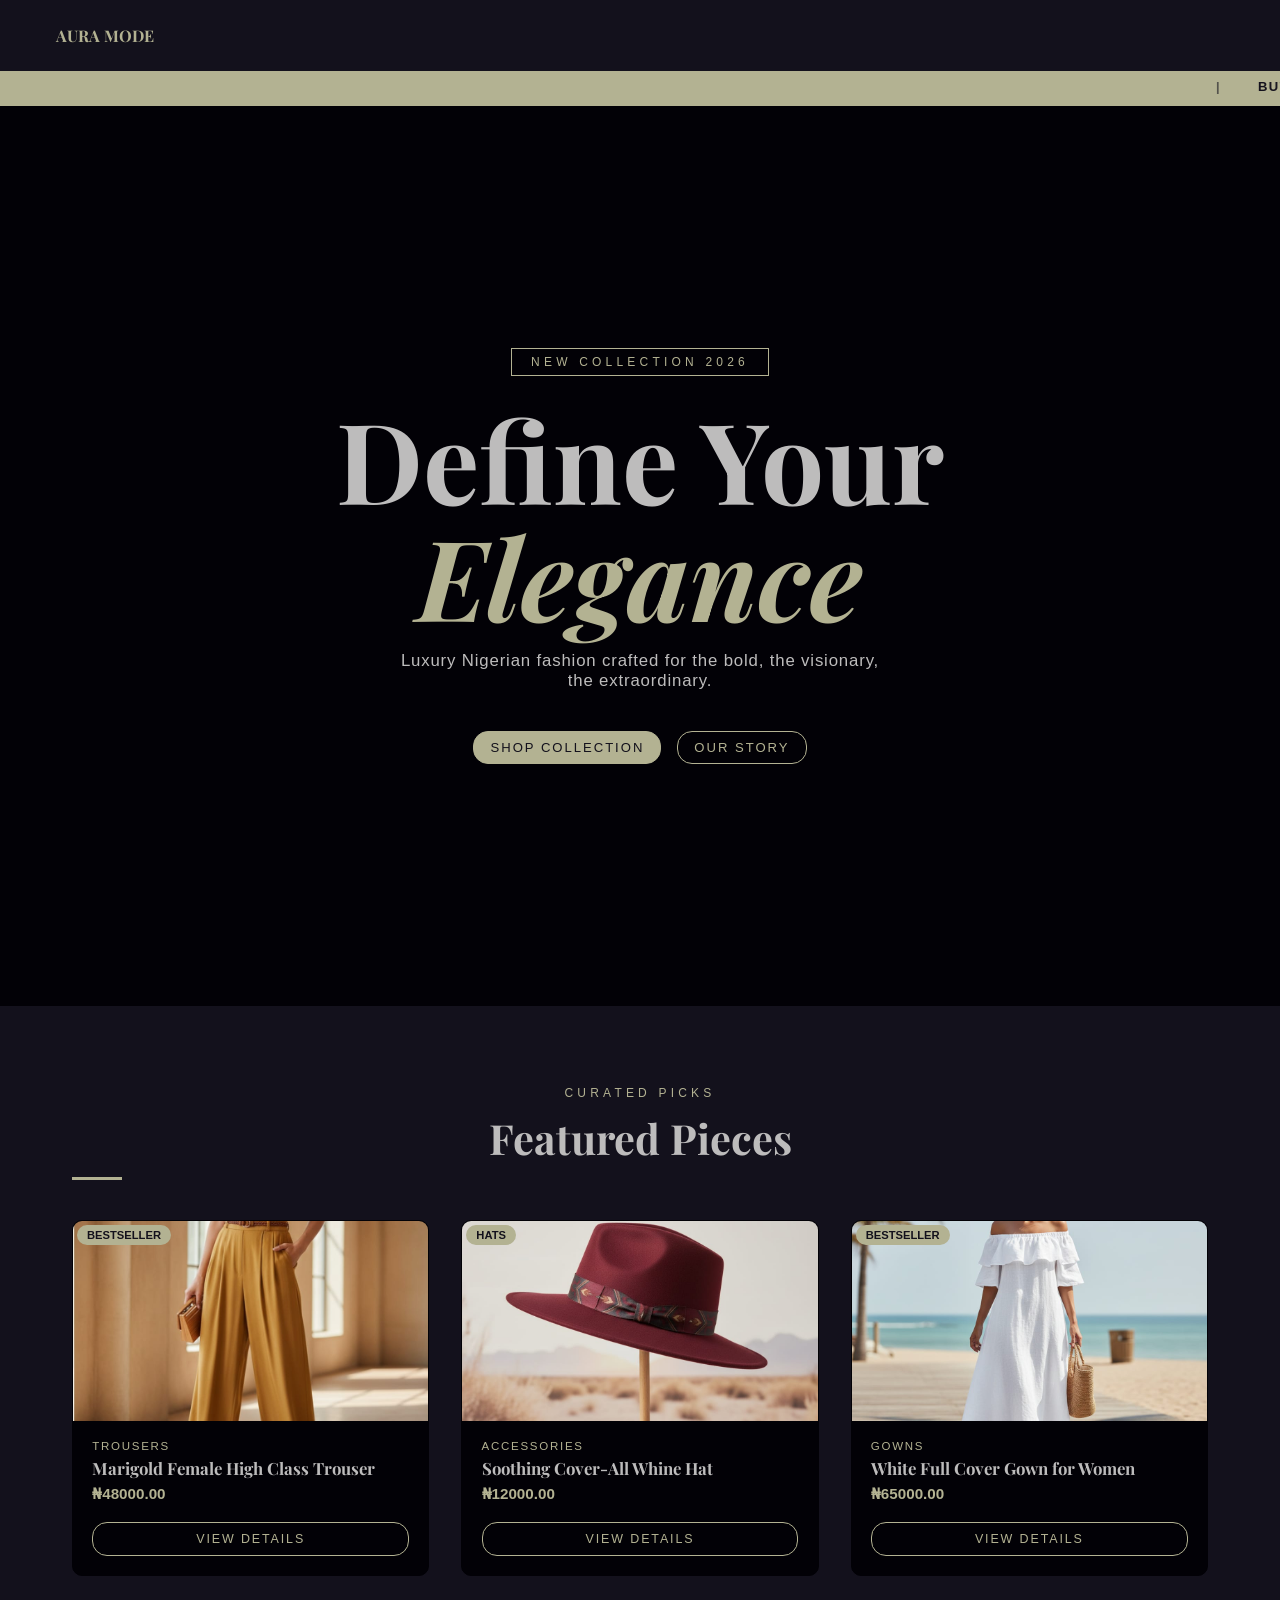
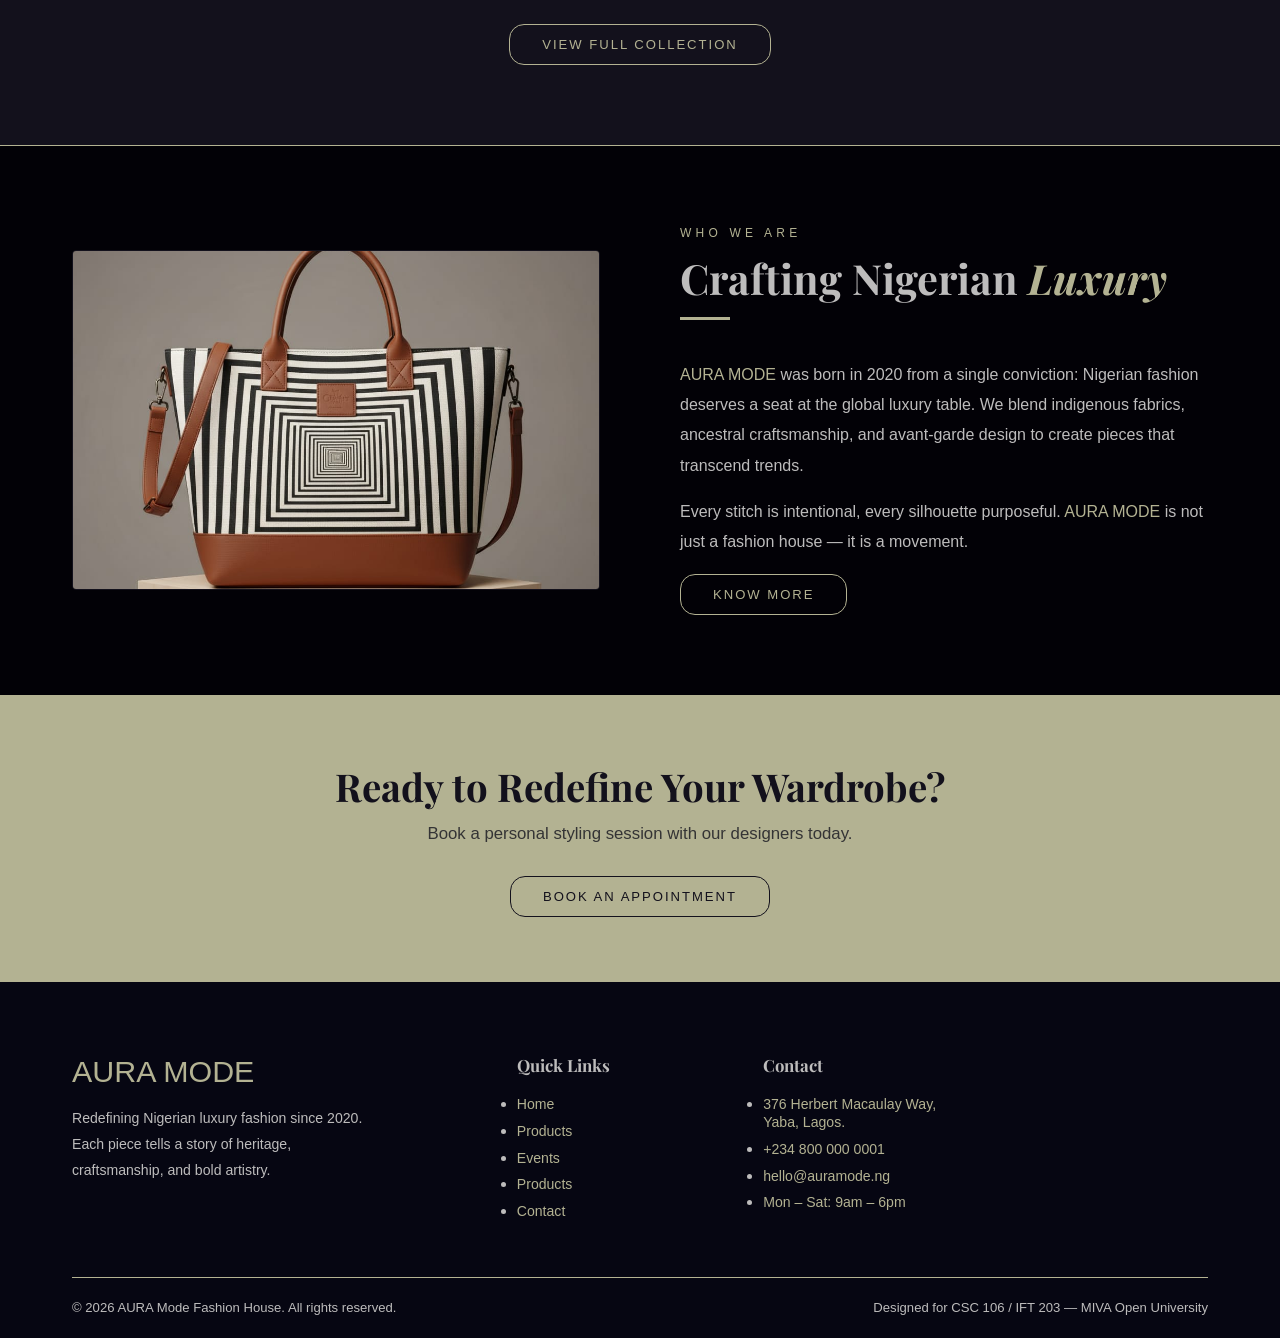
<file: index.html>
<!DOCTYPE html>
<html lang="en">
<head>
    <meta charset="UTF-8">
    <meta name="viewport" content="width=device-width, initial-scale=1.0">
    <title>Home</title>
    <link rel="stylesheet" href="css/style.css">
</head>
<body>
    <section id="mainNav">
        <nav id="navbar">
            <a href="index.html" class="logo">AURA MODE</a>
            <div class="nav-links">
                <a href="index.html">Home</a>
                <a href="products.html">Products</a>
                <a href="events.html">Events</a>
                <a href="about.html">About Us</a>
                <a href="contact.html">Contact</a>
            </div>

            <button class="nav-toggle" aria-label="Toggle menu">☰</button>
        </nav>
        <div class="marquee-bar">
            <marquee scrollamount="5" behavior="scroll" direction="left"></marquee>
        </div>
    </section>


    <section class="home-hero">
        <div class="hero-content">
            <span class="hero-eyebrow">New Collection 2026</span>
            <h1 class="hero-title">
                Define Your
                <em>Elegance</em>
            </h1>
            <p class="hero-tagline">Luxury Nigerian fashion crafted for the bold, the visionary, the extraordinary.</p>
            <div class="hero-cta">
                <a href="products.html" class="btn btn-fill">Shop Collection</a>
                <a href="about.html" class="btn">Our Story</a>
            </div>
        </div>
    </section>

    <section class="products">
        <div class="section">
            <div class="container">
                <span class="section-label text-center">Curated Picks</span>
                <h2 class="section-title text-center">Featured Pieces</h2>
                <div class="divider"></div>

                <div class="products-grid reveal featured-products"></div>
                <div style="text-align:center;margin-top:3rem">
                    <a href="products.html" class="btn">View Full Collection</a>
                </div>
            </div>
        </div>
    </section>

    <section class="about-us">
        <section class="section">
            <div class="container">
                <div style="display:grid;grid-template-columns:1fr 1fr;gap:5rem;align-items:center">
                    <div class="reveal">
                        <img src="assets/images/products/female-bag.jpg" alt="About Us" width="100%" />
                    </div>
                    <div class="reveal">
                        <span class="section-label">Who We Are</span>
                        <h2 class="section-title">Crafting Nigerian <em>Luxury</em></h2>
                        <div class="divider"></div>
                        <p><span>AURA MODE</span> was born in 2020 from a single conviction: Nigerian fashion deserves a seat at the global luxury table. We blend indigenous fabrics, ancestral craftsmanship, and avant-garde design to create pieces that transcend trends.</p>
                        <p>Every stitch is intentional, every silhouette purposeful. <span>AURA MODE</span> is not just a fashion house — it is a movement.</p>
                        <a href="about.html" class="btn">Know More</a>
                    </div>
                </div>
            </div>
        </section>
    </section>

    <section class="appointment" style="background:var(--secondary);padding:4rem 0;text-align:center">
        <div class="container">
            <h2>Ready to Redefine Your Wardrobe?</h2>
            <p>Book a personal styling session with our designers today.</p>
            <a href="contact.html" class="btn" style="border-color:var(--primary);color:var(--primary)">Book an Appointment</a>
        </div>
    </section>

    <footer>
        <div class="container">
            <div class="footer-grid">
                <div class="footer-brand">
                    <a href="index.html" class="nav-logo">AURA MODE</a>
                    <p>Redefining Nigerian luxury fashion since 2020. Each piece tells a story of heritage, craftsmanship, and bold artistry.</p>
                </div>
                <div class="footer-col">
                    <h4>Quick Links</h4>
                    <ul>
                        <li><a href="index.html">Home</a></li>
                        <li><a href="products.html">Products</a></li>
                        <li><a href="events.html">Events</a></li>
                        <li><a href="about.html">Products</a></li>
                        <li><a href="contact.html">Contact</a></li>
                    </ul>
                </div>

                <div class="footer-col">
                    <h4>Contact</h4>
                    <ul>
                        <li><a href="#">376 Herbert Macaulay Way, Yaba, Lagos.</a></li>
                        <li><a href="tel:+2348000000001">+234 800 000 0001</a></li>
                        <li><a href="mailto:hello@elara.ng">hello@auramode.ng</a></li>
                        <li><a href="#">Mon – Sat: 9am – 6pm</a></li>
                    </ul>
                </div>
            </div>
            <div class="footer-bottom">
                <p>© 2026 AURA Mode Fashion House. All rights reserved.</p>
                <p>Designed for CSC 106 / IFT 203 — MIVA Open University</p>
            </div>
        </div>
    </footer>

    <div id="productModal" class="modal-overlay" role="dialog" aria-modal="true">
        <div class="modal">
            <button class="modal-close" aria-label="Close">✕</button>
            <div id="modalImg" class="modal-img" style="background:linear-gradient(160deg,#2d0a4e,#7b1fa2)"></div>
            <div class="modal-body">
                <p id="modalCat" class="modal-cat"></p>
                <h2 id="modalName" class="modal-name"></h2>
                <p id="modalPrice" class="modal-price"></p>
                <p id="modalDesc" class="modal-desc"></p>
            </div>
        </div>
    </div>

    <script src="src/index.js"></script>
</body>
</html>
</file>
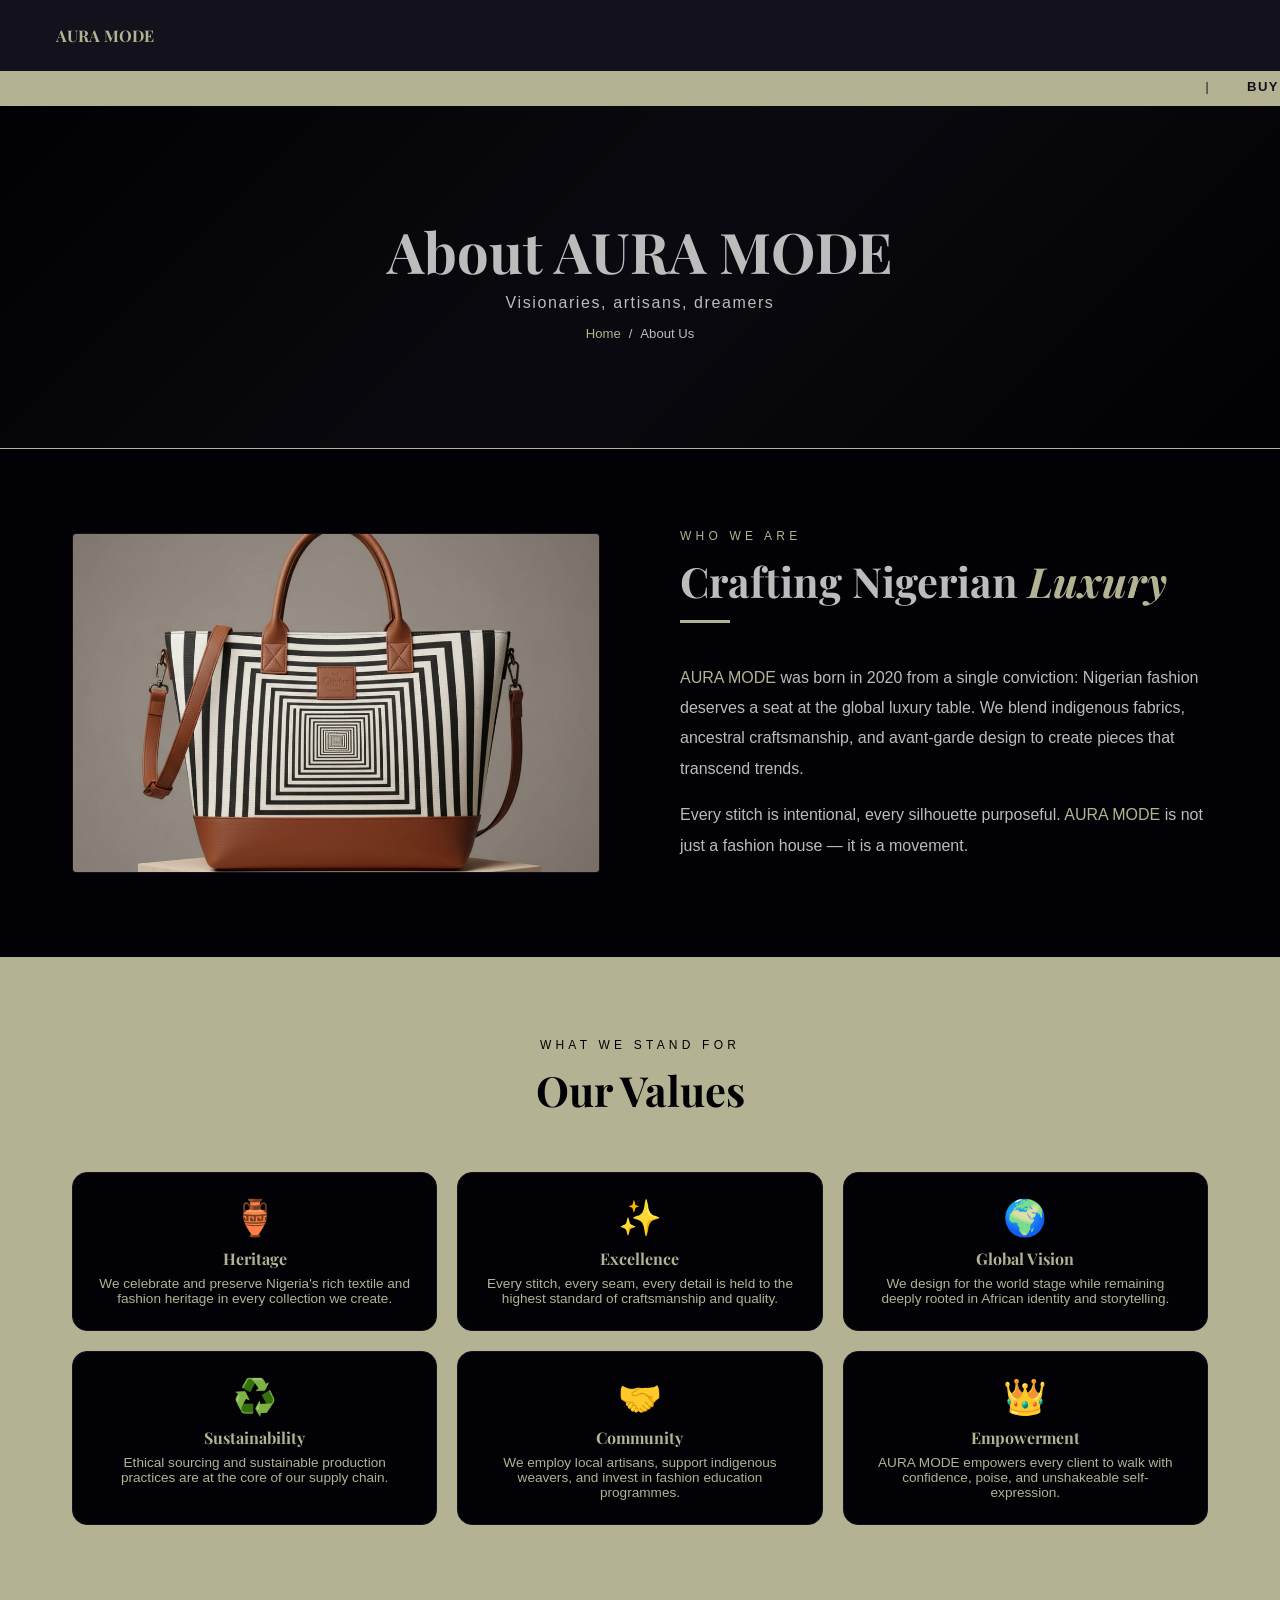
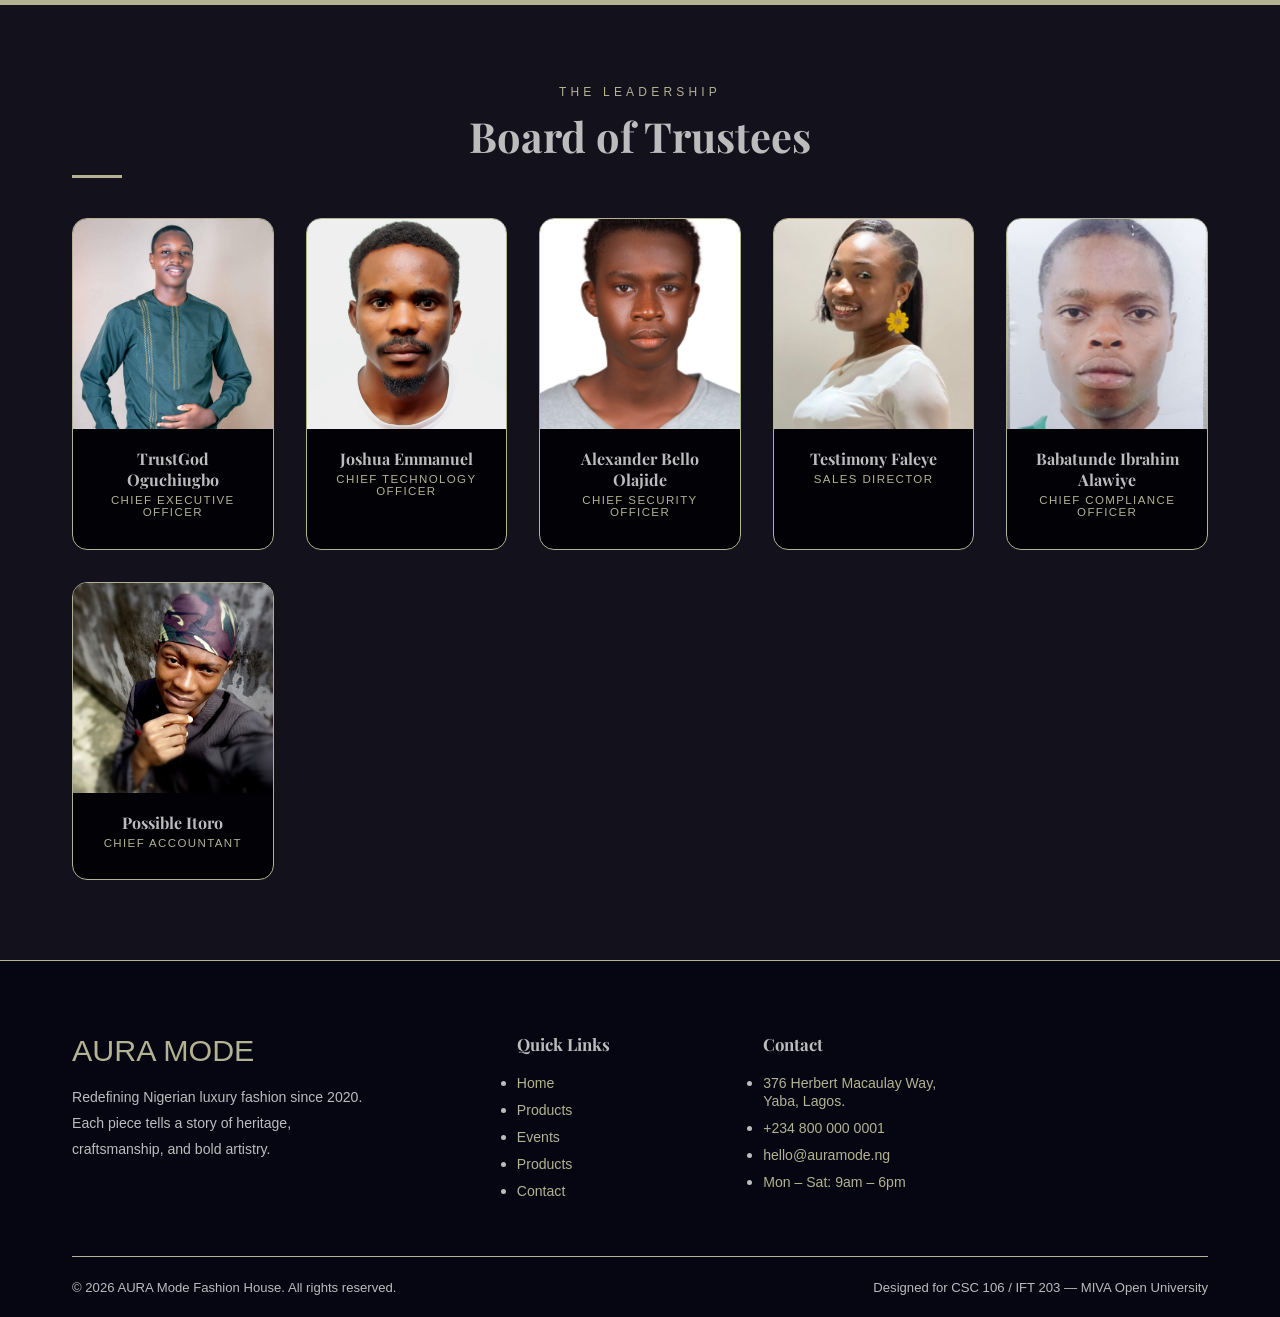
<file: about.html>
<!DOCTYPE html>
<html lang="en">
<head>
    <meta charset="UTF-8">
    <meta name="viewport" content="width=device-width, initial-scale=1.0">
    <title>About Us</title>
    <link rel="stylesheet" href="css/style.css">
</head>
<body>
    <section id="mainNav">
        <nav id="navbar">
            <a href="index.html" class="logo">AURA MODE</a>
            <div class="nav-links">
                <a href="index.html">Home</a>
                <a href="products.html">Products</a>
                <a href="events.html">Events</a>
                <a href="about.html">About Us</a>
                <a href="contact.html">Contact</a>
            </div>
            <button class="nav-toggle" aria-label="Toggle menu">☰</button>
        </nav>
        <div class="marquee-bar">
            <marquee scrollamount="5" behavior="scroll" direction="left"></marquee>
        </div>
    </section>

    <div class="page-hero">
        <div class="page-hero-bg"></div>
        <div class="page-hero-content">
            <h1>About AURA MODE</h1>
            <p>Visionaries, artisans, dreamers</p>
            <div class="breadcrumb">
                <a href="index.html">Home</a>
                <span>/</span>
                <span>About Us</span>
            </div>
        </div>
    </div>

    <section class="about-us">
        <section class="section">
            <div class="container">
                <div style="display:grid;grid-template-columns:1fr 1fr;gap:5rem;align-items:center">
                    <div class="reveal">
                        <img src="assets/images/products/female-bag.jpg" alt="About Us" width="100%" />
                    </div>
                    <div class="reveal">
                        <span class="section-label">Who We Are</span>
                        <h2 class="section-title">Crafting Nigerian <em>Luxury</em></h2>
                        <div class="divider"></div>
                        <p><span>AURA MODE</span> was born in 2020 from a single conviction: Nigerian fashion deserves a seat at the global luxury table. We blend indigenous fabrics, ancestral craftsmanship, and avant-garde design to create pieces that transcend trends.</p>
                        <p>Every stitch is intentional, every silhouette purposeful. <span>AURA MODE</span> is not just a fashion house — it is a movement.</p>
                    </div>
                </div>
            </div>
        </section>
    </section>

    <section class="section" id="values">
        <div class="container">
            <span class="section-label text-center">What We Stand For</span>
            <h2 class="section-title text-center">Our Values</h2>
            <div class="divider"></div>
            <div class="values-row">
                <div class="value-card reveal">
                    <div class="value-icon">🏺</div>
                    <h4>Heritage</h4>
                    <p>We celebrate and preserve Nigeria's rich textile and fashion heritage in every collection we create.</p>
                </div>
                <div class="value-card reveal">
                    <div class="value-icon">✨</div>
                    <h4>Excellence</h4>
                    <p>Every stitch, every seam, every detail is held to the highest standard of craftsmanship and quality.</p>
                </div>
                <div class="value-card reveal">
                    <div class="value-icon">🌍</div>
                    <h4>Global Vision</h4>
                    <p>We design for the world stage while remaining deeply rooted in African identity and storytelling.</p>
                </div>
                <div class="value-card reveal">
                    <div class="value-icon">♻️</div>
                    <h4>Sustainability</h4>
                    <p>Ethical sourcing and sustainable production practices are at the core of our supply chain.</p>
                </div>
                <div class="value-card reveal">
                    <div class="value-icon">🤝</div>
                    <h4>Community</h4>
                    <p>We employ local artisans, support indigenous weavers, and invest in fashion education programmes.</p>
                </div>
                <div class="value-card reveal">
                    <div class="value-icon">👑</div>
                    <h4>Empowerment</h4>
                    <p>AURA MODE empowers every client to walk with confidence, poise, and unshakeable self-expression.</p>
                </div>
            </div>
        </div>
    </section>

    <section class="section" id="trustees">
        <div class="container">
            <span class="section-label text-center">The Leadership</span>
            <h2 class="section-title text-center">Board of Trustees</h2>
            <div class="divider"></div>

            <div class="trustees-grid"></div>
        </div>
    </section>

    <footer>
        <div class="container">
            <div class="footer-grid">
                <div class="footer-brand">
                    <a href="index.html" class="nav-logo">AURA MODE</a>
                    <p>Redefining Nigerian luxury fashion since 2020. Each piece tells a story of heritage, craftsmanship, and bold artistry.</p>
                </div>
                <div class="footer-col">
                    <h4>Quick Links</h4>
                    <ul>
                        <li><a href="index.html">Home</a></li>
                        <li><a href="products.html">Products</a></li>
                        <li><a href="events.html">Events</a></li>
                        <li><a href="about.html">Products</a></li>
                        <li><a href="contact.html">Contact</a></li>
                    </ul>
                </div>

                <div class="footer-col">
                    <h4>Contact</h4>
                    <ul>
                        <li><a href="#">376 Herbert Macaulay Way, Yaba, Lagos.</a></li>
                        <li><a href="tel:+234800000001">+234 800 000 0001</a></li>
                        <li><a href="mailto:hello@elara.ng">hello@auramode.ng</a></li>
                        <li><a href="#">Mon – Sat: 9am – 6pm</a></li>
                    </ul>
                </div>
            </div>
            <div class="footer-bottom">
                <p>© 2026 AURA Mode Fashion House. All rights reserved.</p>
                <p>Designed for CSC 106 / IFT 203 — MIVA Open University</p>
            </div>
        </div>
    </footer>

    <script src="src/index.js"></script>
</body>
</html>
</file>
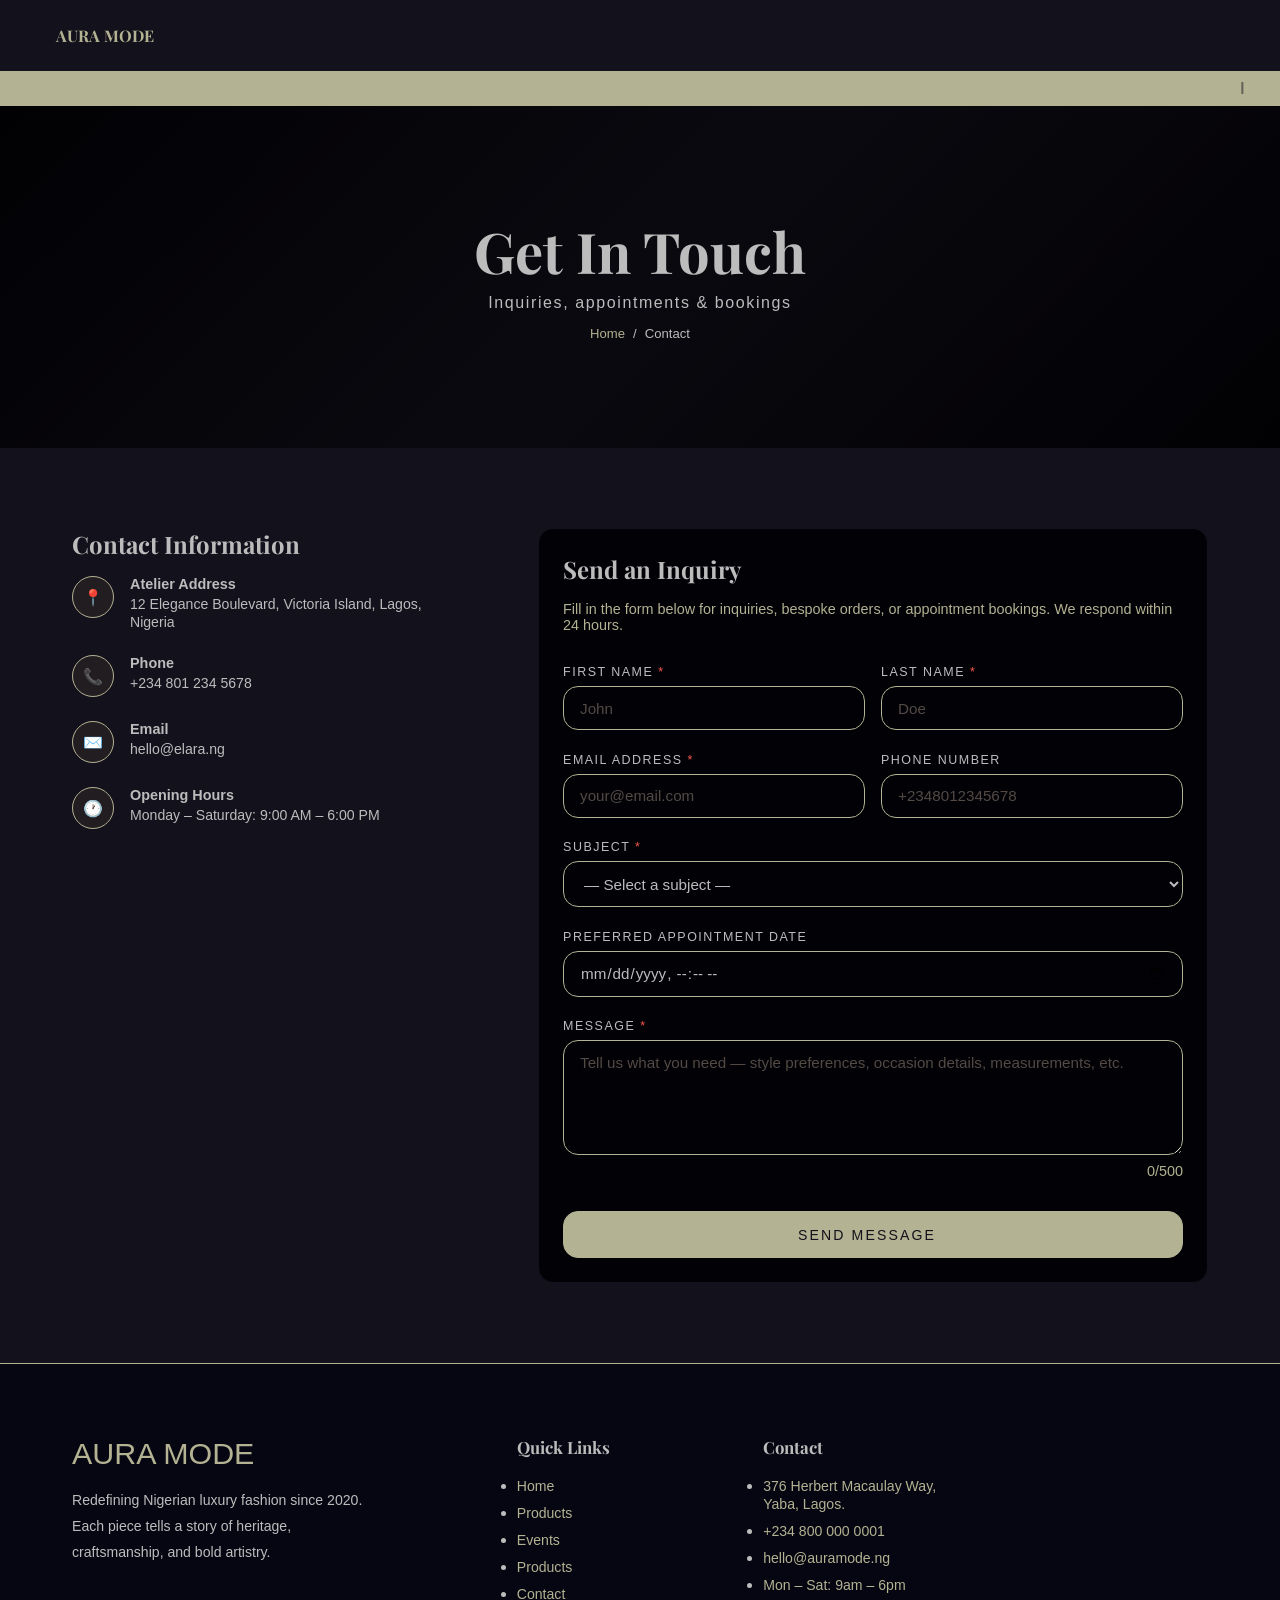
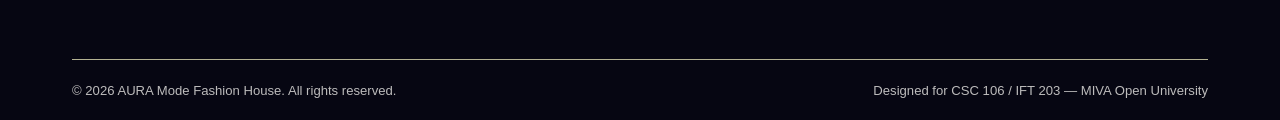
<file: contact.html>
<!DOCTYPE html>
<html lang="en">
<head>
    <meta charset="UTF-8">
    <meta name="viewport" content="width=device-width, initial-scale=1.0">
    <title>Contact</title>
    <link rel="stylesheet" href="css/style.css">
</head>
<body>
    <section id="mainNav">
        <nav id="navbar">
            <a href="index.html" class="logo">AURA MODE</a>
            <div class="nav-links">
                <a href="index.html">Home</a>
                <a href="products.html">Products</a>
                <a href="events.html">Events</a>
                <a href="about.html">About Us</a>
                <a href="contact.html">Contact</a>
            </div>
            <button class="nav-toggle" aria-label="Toggle menu">☰</button>
        </nav>
        <div class="marquee-bar">
            <marquee scrollamount="5" behavior="scroll" direction="left"></marquee>
        </div>
    </section>

    <div class="page-hero">
        <div class="page-hero-bg"></div>
        <div class="page-hero-content">
            <h1>Get In Touch</h1>
            <p>Inquiries, appointments &amp; bookings</p>
            <div class="breadcrumb">
                <a href="index.html">Home</a>
                <span>/</span>
                <span>Contact</span>
            </div>
        </div>
    </div>

    <section class="section">
        <div class="container">
            <div class="contact-grid">
                <div class="reveal">
                    <h3 class="contact-info-title">Contact Information</h3>
                    <div class="contact-detail">
                        <div class="contact-icon">📍</div>
                        <div>
                            <strong>Atelier Address</strong>
                            <span>12 Elegance Boulevard, Victoria Island, Lagos, Nigeria</span>
                        </div>
                    </div>

                    <div class="contact-detail">
                        <div class="contact-icon">📞</div>
                        <div>
                            <strong>Phone</strong>
                            <span>+234 801 234 5678</span>
                        </div>
                    </div>

                    <div class="contact-detail">
                        <div class="contact-icon">✉️</div>
                        <div>
                            <strong>Email</strong>
                            <span>hello@elara.ng</span>
                        </div>
                    </div>

                    <div class="contact-detail">
                        <div class="contact-icon">🕐</div>
                        <div>
                            <strong>Opening Hours</strong>
                            <span>Monday – Saturday: 9:00 AM – 6:00 PM</span>
                        </div>
                    </div>
                </div>

                <div class="reveal">
                    <h3>Send an Inquiry</h3>
                    <p>Fill in the form below for inquiries, bespoke orders, or appointment bookings. We respond within 24 hours.</p>

                    <p id="info" role="alert"></p>
                    <form id="contactForm" novalidate>

                        <div class="form-row">
                            <div class="form-group">
                                <label class="form-label" for="firstName">First Name <span class="requiredField">*</span></label>
                                <input type="text" id="firstName" class="form-control" placeholder="John" name="firstName" />
                                <p class="field-error" id="firstNameErr"></p>
                            </div>
                            <div class="form-group">
                                <label class="form-label" for="lastName">Last Name <span class="requiredField">*</span></label>
                                <input type="text" id="lastName" class="form-control" placeholder="Doe" name="lastName" />
                                <p class="field-error" id="lastNameErr"></p>
                            </div>
                        </div>

                        <div class="form-row">
                            <div class="form-group">
                                <label class="form-label" for="email">Email Address <span class="requiredField">*</span></label>
                                <input type="email" id="email" class="form-control" placeholder="your@email.com" name="email" />
                                <p class="field-error" id="emailErr"></p>
                            </div>
                            <div class="form-group">
                                <label class="form-label" for="phone">Phone Number</label>
                                <input type="tel" id="phone" class="form-control" placeholder="+2348012345678" name="phone" />
                                <p class="field-error" id="phoneErr"></p>
                            </div>
                        </div>

                        <div class="form-group">
                            <label class="form-label" for="subject">Subject <span class="requiredField">*</span></label>
                            <select id="subject" class="form-control" name="subject">
                                <option value="">— Select a subject —</option>
                                <option value="inquiry">General Inquiry</option>
                                <option value="bespoke">Bespoke / Custom Order</option>
                                <option value="appointment">Styling Appointment</option>
                                <option value="bridal">Bridal Consultation</option>
                                <option value="wholesale">Wholesale / Retail</option>
                                <option value="press">Press &amp; Media</option>
                                <option value="other">Other</option>
                            </select>
                            <p class="field-error" id="subjectErr"></p>
                        </div>

                        <div class="form-group">
                            <label class="form-label">Preferred Appointment Date</label>
                            <input type="datetime-local" id="dateTime" class="form-control" name="dateTime" />
                            <p class="field-error" id="dateTimeErr"></p>
                        </div>

                        <div class="form-group">
                            <label class="form-label" for="message">Message <span class="requiredField">*</span></label>
                            <textarea id="message" class="form-control" maxlength="500" placeholder="Tell us what you need — style preferences, occasion details, measurements, etc." name="message"></textarea>
                            <p class="char-count" id="charCount">0/500</p>
                            <p class="field-error" id="messageErr"></p>
                        </div>

                        <div class="form-submit">
                            <button type="submit" class="btn btn-fill">Send Message &nbsp;</button>
                        </div>

                        <div class="success-msg" id="successMsg">
                            ✓ &nbsp; Thank you! Your message has been sent. We'll get back to you within 24 hours.
                        </div>
                    </form>
                </div>

            </div>
        </div>
    </section>

    <footer>
        <div class="container">
            <div class="footer-grid">
                <div class="footer-brand">
                    <a href="index.html" class="nav-logo">AURA MODE</a>
                    <p>Redefining Nigerian luxury fashion since 2020. Each piece tells a story of heritage, craftsmanship, and bold artistry.</p>
                </div>
                <div class="footer-col">
                    <h4>Quick Links</h4>
                    <ul>
                        <li><a href="index.html">Home</a></li>
                        <li><a href="products.html">Products</a></li>
                        <li><a href="events.html">Events</a></li>
                        <li><a href="about.html">Products</a></li>
                        <li><a href="contact.html">Contact</a></li>
                    </ul>
                </div>

                <div class="footer-col">
                    <h4>Contact</h4>
                    <ul>
                        <li><a href="#">376 Herbert Macaulay Way, Yaba, Lagos.</a></li>
                        <li><a href="tel:+2348000000001">+234 800 000 0001</a></li>
                        <li><a href="mailto:hello@elara.ng">hello@auramode.ng</a></li>
                        <li><a href="#">Mon – Sat: 9am – 6pm</a></li>
                    </ul>
                </div>
            </div>
            <div class="footer-bottom">
                <p>© 2026 AURA Mode Fashion House. All rights reserved.</p>
                <p>Designed for CSC 106 / IFT 203 — MIVA Open University</p>
            </div>
        </div>
    </footer>

    <script src="src/index.js"></script>
</body>
</html>
</file>
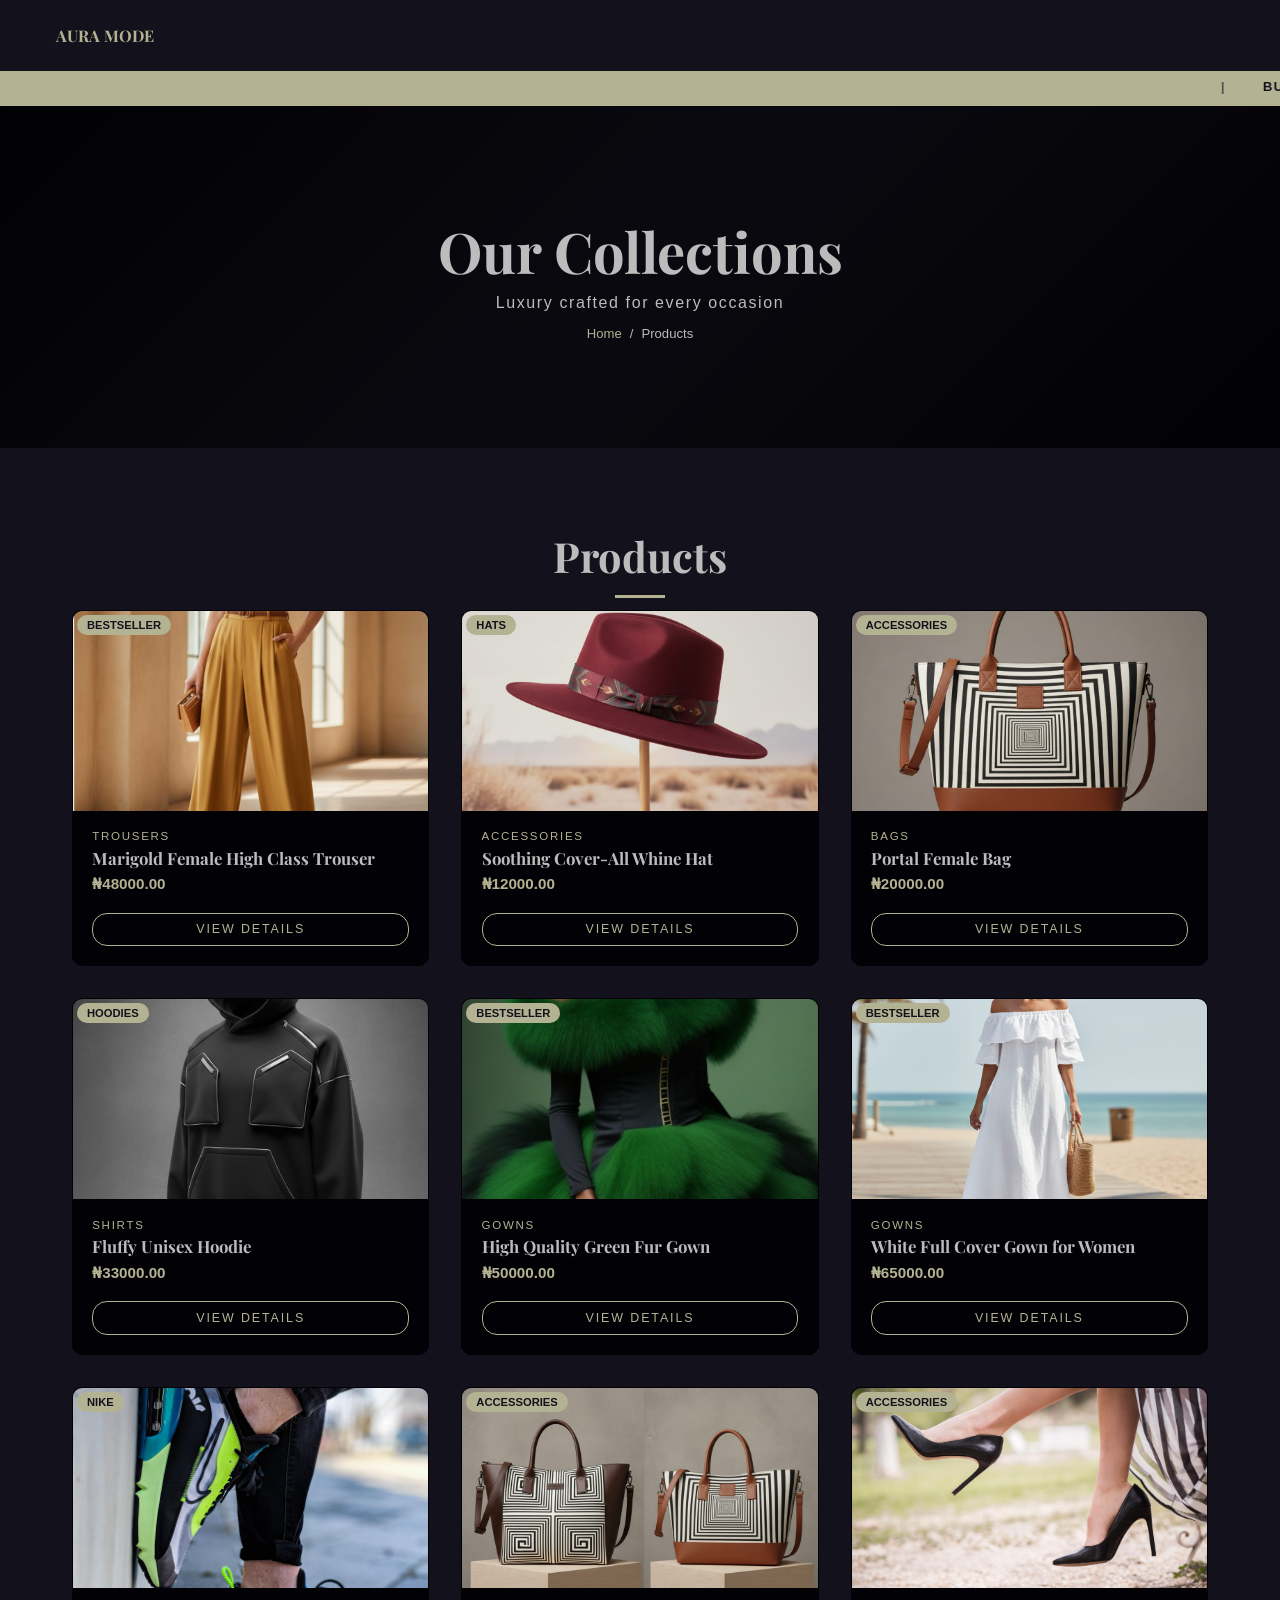
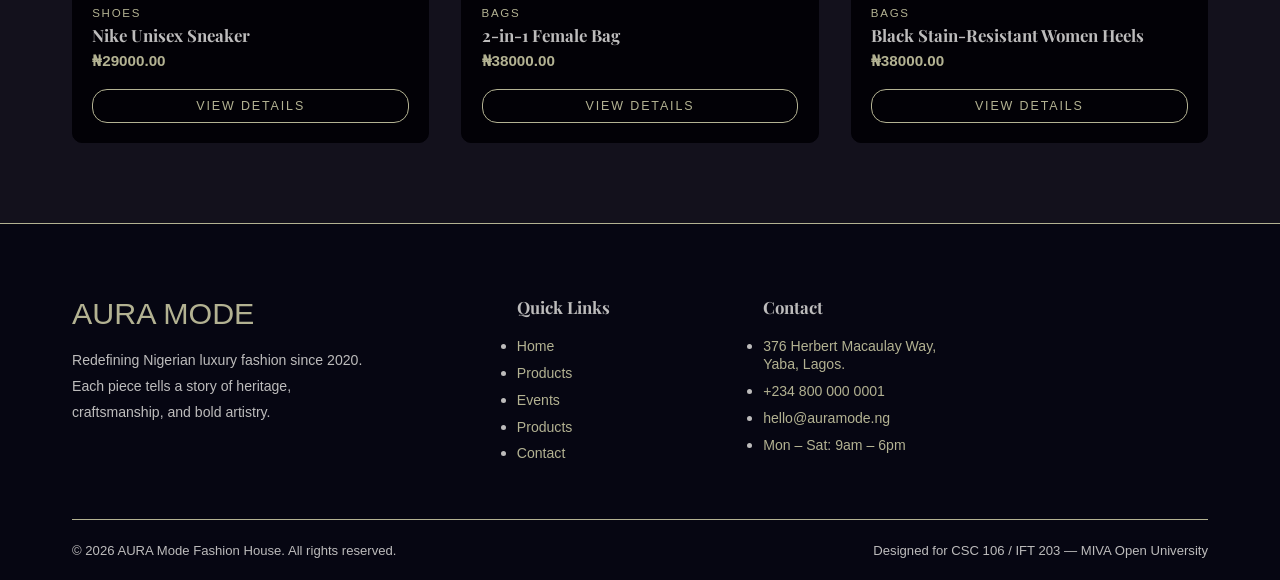
<file: products.html>
<!DOCTYPE html>
<html lang="en">
<head>
    <meta charset="UTF-8">
    <meta name="viewport" content="width=device-width, initial-scale=1.0">
    <title>Home</title>
    <link rel="stylesheet" href="css/style.css">
</head>
<body>
    <section id="mainNav">
        <nav id="navbar">
            <a href="index.html" class="logo">AURA MODE</a>
            <div class="nav-links">
                <a href="index.html">Home</a>
                <a href="products.html">Products</a>
                <a href="events.html">Events</a>
                <a href="about.html">About Us</a>
                <a href="contact.html">Contact</a>
            </div>
            <button class="nav-toggle" aria-label="Toggle menu">☰</button>
        </nav>
        <div class="marquee-bar">
            <marquee scrollamount="5" behavior="scroll" direction="left"></marquee>
        </div>
    </section>

    <div class="page-hero">
        <div class="page-hero-bg"></div>
        <div class="page-hero-content">
            <h1>Our Collections</h1>
            <p>Luxury crafted for every occasion</p>
            <div class="breadcrumb">
                <a href="index.html">Home</a>
                <span>/</span>
                <span>Products</span>
            </div>
        </div>
    </div>

    <section class="products">
        <div class="section">
            <div class="container">
                <h2 class="section-title text-center">Products</h2>
                <div class="divider-center"></div>

                <div class="products-grid reveal product-list"></div>
            </div>
        </div>
    </section>

    <footer>
        <div class="container">
            <div class="footer-grid">
                <div class="footer-brand">
                    <a href="index.html" class="nav-logo">AURA MODE</a>
                    <p>Redefining Nigerian luxury fashion since 2020. Each piece tells a story of heritage, craftsmanship, and bold artistry.</p>
                </div>
                <div class="footer-col">
                    <h4>Quick Links</h4>
                    <ul>
                        <li><a href="index.html">Home</a></li>
                        <li><a href="products.html">Products</a></li>
                        <li><a href="events.html">Events</a></li>
                        <li><a href="about.html">Products</a></li>
                        <li><a href="contact.html">Contact</a></li>
                    </ul>
                </div>

                <div class="footer-col">
                    <h4>Contact</h4>
                    <ul>
                        <li><a href="#">376 Herbert Macaulay Way, Yaba, Lagos.</a></li>
                        <li><a href="tel:+2348000000001">+234 800 000 0001</a></li>
                        <li><a href="mailto:hello@elara.ng">hello@auramode.ng</a></li>
                        <li><a href="#">Mon – Sat: 9am – 6pm</a></li>
                    </ul>
                </div>
            </div>
            <div class="footer-bottom">
                <p>© 2026 AURA Mode Fashion House. All rights reserved.</p>
                <p>Designed for CSC 106 / IFT 203 — MIVA Open University</p>
            </div>
        </div>
    </footer>

    <div id="productModal" class="modal-overlay" role="dialog" aria-modal="true">
        <div class="modal">
            <button class="modal-close" aria-label="Close">✕</button>
            <div id="modalImg" class="modal-img" style="background:linear-gradient(160deg,#2d0a4e,#7b1fa2)"></div>
            <div class="modal-body">
                <p id="modalCat" class="modal-cat"></p>
                <h2 id="modalName" class="modal-name"></h2>
                <p id="modalPrice" class="modal-price"></p>
                <p id="modalDesc" class="modal-desc"></p>
            </div>
        </div>
    </div>

    <script src="src/index.js"></script>
</body>
</html>
</file>
<file: css/style.css>
@import url("https://fonts.googleapis.com/css2?family=Montserrat:wght@300&family=Playfair+Display:ital,wght@0,400;1,700&display=swap");

:root {
    --primary: #13111c;
    --primary-dark: #020106;
    --secondary: #b3b292;
    --success: #48df99;
    --warning: #fbad42;
    --danger: #fa594e;
    --light: #bdbcbc;
    --serif: 'Playfair Display', Georgia, serif;
    --sans:  'Lato', Arial, sans-serif;
}

*, *::before, *::after {
    box-sizing: border-box;
    margin: 0;
    padding: 0;
}
.container  {
    max-width: 1200px;
    margin: 0 auto;
    padding: 0 2rem;
}

.section    {
    padding: 5rem 0;
}

.section-label {
    display: block;
    font-size: .75rem;
    letter-spacing: .35em;
    text-transform: uppercase;
    color: var(--secondary);
    margin-bottom: .6rem;
}

.section-title {
    font-family: var(--serif);
    font-size: clamp(1.8rem, 4vw, 2.6rem);
    color: var(--light);
    margin-bottom: .5rem;
}

.divider {
    width: 50px; height: 3px;
    background: var(--secondary);
    margin: .75rem 0 2.5rem;
}

.divider-center {
    width: 50px; height: 3px;
    background: var(--secondary);
    margin: .75rem auto;
}

.btn {
    display: inline-block;
    padding: .75rem 2rem;
    border: 1.5px solid var(--secondary);
    color: var(--secondary);
    font-size: .82rem;
    letter-spacing: .15em;
    text-transform: uppercase;
    cursor: pointer;
    background: transparent;
    border-radius: 15px;
    transition: all .3s ease-in-out;
}
.btn:hover, .btn:focus {
    background: var(--secondary);
    color: var(--primary);
}
.btn-fill {
    background: var(--secondary);
    color: var(--primary);
}
.btn-fill:hover {
    background: transparent;
    color: var(--secondary);
}
.btn-sm {
    padding: .55rem 1.3rem;
    font-size: .78rem;
}

.text-center {
    text-align: center;
}

body {
    font-family: var(--sans);
    min-height: 100vh;
    width: 100%;
    background-color: var(--primary);
    color: var(--light);
    font-size: 16px;
}

a {
    color: var(--secondary);
    text-decoration: none;
    transition: all ease-in-out 0.1s;
}

#mainNav {
    position: sticky;
    top: 0;
    width: 100%;
    left: 0;
    background-color: var(--primary);
    z-index: 10000;
}

#navbar {
    max-width: 1200px;
    margin: 0 auto;
    display: flex;
    align-items: center;
    justify-content: space-between;
    gap: 16px;
    padding: 25px 16px;
}

#navbar a.logo {
    text-decoration: none;
    color: var(--secondary);
    font-family: var(--serif);
    font-weight: bold;
}

#navbar a.logo:hover {
    opacity: 0.7;
    animation: all ease 2s;
}

.nav-links{
    display: flex;
    align-items: center;
    justify-content: flex-start;
    gap: 20px;
}

.nav-links a{
    text-decoration: none;
    color: var(--light);
}

.nav-links a:hover{
    opacity: 0.7;
    animation: all ease 2s;
}

.nav-toggle {
    display: none;
    color: var(--secondary);
    font-size: 1.5rem;
    width: 30px;
    height: 30px;
}

.nav-toggle:hover {
    cursor: pointer;
    opacity: .6;
    transition: all .3s ease-in-out;
}


.home-hero {
    min-height: 100vh;
    display: flex;
    align-items: center;
    justify-content: center;
    position: relative;
    text-align: center;
    overflow: hidden;
    padding: 20px;
    background-color: var(--primary-dark);
}

.home-hero .hero-title {
    font-family: var(--serif);
    font-size: clamp(3rem, 9vw, 7rem);
    font-weight: bold;
    color: var(--light);
    line-height: 1.05;
    margin-bottom: 1rem;
    animation: fadeInUp .9s ease .15s both;
}

.home-hero .hero-title em {
    display: block;
    color: var(--secondary);
    font-style: italic;
}

.home-hero .hero-tagline {
    font-size: 1.05rem; font-weight: 300;
    color: var(--light); letter-spacing: .05em;
    max-width: 480px; margin: 0 auto 2.5rem;
    animation: fadeInUp .9s ease .3s both;
}

.home-hero .hero-eyebrow {
    display: inline-block;
    border: 1px solid var(--secondary);
    color: var(--secondary);
    font-size: .75rem;
    letter-spacing: .35em;
    text-transform: uppercase;
    padding: .35rem 1.2rem;
    margin-bottom: 1.5rem;
    animation: fadeInDown .8s ease both;
}

.home-hero .hero-cta {
    display: flex; gap: 1rem; justify-content: center; flex-wrap: wrap;
    animation: fadeInUp .9s ease .45s both;
}

.home-hero .hero-cta  a{
    border: 1px solid var(--secondary);
    border-radius: 15px;
    padding: .5rem 1rem;
}

.home-hero .hero-cta  a:hover{
    opacity: 0.7;
}

.home-hero .hero-cta  a:first-child{
    background-color: var(--secondary);
    color: var(--primary);
}

section.products {
    background-color: var(--primary);
}

.products-grid {
    display: grid;
    grid-template-columns: repeat(auto-fill, minmax(270px,1fr));
    gap: 2rem;
}

.product-card {
    background: var(--primary-dark);
    border: 1px solid var(--primary-dark);
    border-radius: 10px;
    overflow: hidden;
    transition: all .3s ease-in-out;
    cursor: pointer;
    position: relative;
}

.product-tag {
    position: absolute;
    top: 4px;
    left: 4px;
    background-color: var(--secondary);
    color: var(--primary);
    padding: 4px 10px;
    z-index: 500;
    font-size: .7rem;
    font-weight: 800;
    text-transform: uppercase;
    border-radius: 10px;
}

.product-card:hover {
    transform: translateY(-7px);
    box-shadow: 0 20px 50px rgba(201,168,76,.12);
    border-color: rgba(201,168,76,.6);
}
.product-card.hidden {
    display: none;
}

.product-image-card {
    width: 100%; height: 270px;
    display: flex; align-items: center; justify-content: center;
    font-size: 4rem; position: relative;
    transition: transform .6s ease;
}

.product-card:hover .product-image-card {
    transform: scale(1.04);
}

.product-badge {
    position: absolute; top: .9rem; left: .9rem;
    background: var(--secondary); color: var(--primary);
    font-size: .65rem; font-weight: 700;
    letter-spacing: .1em; text-transform: uppercase;
    padding: .2rem .55rem; border-radius: 2px;
}

.product-body {
    padding: 1.2rem;
}

.product-cat {
    font-size: .72rem;
    letter-spacing: .15em;
    text-transform: uppercase;
    color: var(--secondary);
    margin-bottom: .3rem;
}

.product-name {
    font-family: var(--serif);
    font-size: 1.05rem;
    color: var(--light);
    margin-bottom: .4rem;
}

.product-price {
    font-weight: 700;
    color: var(--secondary);
    font-size: .95rem;
}

.product-foot {
    display: flex; gap: .5rem;
    padding: 0 1.2rem 1.2rem;
}

.product-foot .btn {
    flex: 1;
    text-align: center;
}

.about-us section.section {
    background-color: var(--primary-dark);
    border-top: 1px solid var(--secondary);
    border-bottom: 1px solid var(--secondary);
}
.about-us .reveal:first-child {
    height:340px;
    background: linear-gradient(145deg,#2d0a4e,#1a0530);
    border-radius: 4px;
    display:flex;
    align-items:center;
    justify-content:center;
    font-size:8rem;
    border:1px solid var(--primary);
    overflow: hidden;
}
.about-us .section-title em {
    color: var(--secondary);
}

.about-us p {
    color: var(--light);
    line-height: 1.9;
    margin-bottom: 1rem;
}

.about-us span {
    color: var(--secondary);
}

.appointment {
    background:var(--secondary);
    padding:4rem 0;
    text-align:center;
}

.appointment h2 {
    font-family: var(--serif);
    font-size: clamp(1.6rem,4vw,2.4rem);
    color: var(--primary);
    margin-bottom: .75rem;
}
.appointment p {
    color:rgba(10,10,22,.75);
    margin-bottom:2rem;
    font-size:1.05rem;
}

/*Footer styles*/
footer {
    background: #060612;
    border-top: 1px solid var(--secondary);
    padding: 4.5rem 0 0;
}

.footer-grid {
    display: grid;
    grid-template-columns: 2fr 1fr 1fr 1fr;
    gap: 3rem;
    margin-bottom: 3rem;
}

.footer-brand .nav-logo {
    font-size: 1.9rem;
    display: inline-block;
    margin-bottom: 1rem;
}

.footer-brand p {
    color: var(--light);
    font-size: .88rem;
    line-height: 1.85;
    max-width: 300px;
    margin-bottom: 1.5rem;
}


.footer-col h4 {
    font-family: var(--serif);
    color: var(--light);
    margin-bottom: 1.2rem;
    font-size: 1.05rem;
}

.footer-col li {
    margin-bottom: .55rem;
}

.footer-col a {
    color: var(--secondary);
    font-size: .88rem;
    transition: all .3s ease-in-out;
}

.footer-col a:hover {
    color: var(--secondary);
    padding-left: 4px;
}

.footer-bottom {
    border-top: 1px solid var(--secondary);
    padding: 1.4rem 0;
    display: flex;
    justify-content: space-between;
    align-items: center;
    flex-wrap: wrap;
    gap: 1rem;
}

.footer-bottom p {
    color: var(--light);
    font-size: .82rem;
}

.marquee-bar {
    background: var(--secondary);
    padding: .5rem 0;
    overflow: hidden;
    position: relative;
    z-index: 1001;
}
.marquee-bar marquee {
    color: var(--primary);
    font-weight: 700;
    font-size: .82rem;
    letter-spacing: .1em;
    text-transform: uppercase;
}
.marquee-bar marquee .sep {
    margin: 0 2rem;
    opacity: .6;
}

.page-hero {
    height: 38vh;
    min-height: 260px;
    display: flex;
    align-items: center;
    justify-content: center;
    position: relative;
    text-align: center;
}

.page-hero-bg {
    position: absolute;
    inset: 0;
    background: linear-gradient(135deg, #020106 0%, #13111c 50%, #020106 100%);
    z-index: 0;
}

.page-hero-bg::after {
    content: '';
    position: absolute;
    inset: 0;
    background: rgba(0,0,0,.45);
}

.page-hero-content {
    position: relative;
    z-index: 1;
}

.page-hero-content h1 {
    font-family: var(--serif);
    font-size: clamp(2rem, 5vw, 3.5rem);
    color: var(--light);
}

.page-hero-content p {
    color: var(--light);
    margin-top: .4rem;
    letter-spacing: .1em;
}

.breadcrumb {
    display: flex;
    gap: .5rem;
    justify-content: center;
    margin-top: .9rem;
    font-size: .82rem;
    color: var(--light);
}

.breadcrumb a {
    color: var(--secondary);
}

/*Board of Trustees*/
.trustees-grid {
    display: grid;
    grid-template-columns: repeat(auto-fill, minmax(200px, 1fr));
    gap: 2rem;
}

.trustee-card {
    background: var(--primary-dark); border: 1px solid var(--secondary);
    border-radius: 15px; overflow: hidden;
    text-align: center; transition: all ease-in-out 0.2s;
}

.trustee-card:hover {
    border-color: var(--secondary);
    transform: translateY(-7px);
    box-shadow: 0 16px 40px rgba(201,168,76,.14);
}

.trustee-photo {
    width: 100%;
    height: 210px;
    display: flex;
    align-items: center;
    justify-content: center;
    font-size: 5.5rem;
    transition: transform .55s ease;
    background:linear-gradient(160deg,#2d0a4e,#7b1fa2);
}

.trustee-card:hover .trustee-photo {
    transform: scale(1.06);
}

.trustee-info {
    padding: 1.2rem;
}

.trustee-name {
    font-family: var(--serif);
    font-size: 1rem; color: var(--light);
    margin-bottom: .25rem;
}

.trustee-role {
    font-size: .72rem;
    letter-spacing: .12em;
    text-transform: uppercase;
    color: var(--secondary);
    margin-bottom: .7rem;
}

.values-row {
    display: grid;
    grid-template-columns: repeat(3,1fr);
    gap: 1.25rem;
    margin-top: 2rem;
}

.value-card {
    background: var(--primary-dark); border: 1px solid var(--primary);
    padding: 1.5rem; border-radius: 15px; text-align: center;
    transition: all ease-in-out 0.2s;
}

.value-card:hover {
    border-color: var(--secondary);
    transform: translateY(-4px);
}

.value-icon {
    font-size: 2.2rem;
    margin-bottom: .6rem;
}

.value-card h4 {
    font-family: var(--serif);
    color: var(--secondary);
    margin-bottom: .4rem;
    font-size: 1rem;
}

.value-card p {
    font-size: .85rem;
    color: var(--secondary);
}

#values  {
    background-color: var(--secondary);
}

#values .container .section-label,
#values .container .section-title {
    color: var(--primary-dark);
}

/*contact page*/
.contact-grid {
    display: grid;
    grid-template-columns: 1fr 1.7fr;
    gap: 4.5rem;
}

.contact-grid .reveal:last-child {
    background-color: var(--primary-dark);
    border: 1px solid var(--primary);
    padding: 1.5rem;
    border-radius: 15px;
}

.contact-grid .reveal h3 {
    font-family: var(--serif);
    font-size: 1.5rem;
    color: var(--light);
    margin-bottom: 1rem;
}

.contact-grid .reveal p {
    color:var(--secondary);
    font-size:.9rem;
    margin-bottom: 2rem;
}

.contact-info-title {
    font-family:var(--serif);
    font-size:1.5rem;
    color: var(--light);
    margin-bottom:1.5rem;
}

.contact-detail {
    display: flex;
    align-items: flex-start;
    gap: 1rem;
    margin-bottom: 1.5rem;
}

.contact-icon {
    width: 42px;
    height: 42px;
    flex-shrink: 0;
    background: rgba(201,168,76,.08);
    border: 1px solid var(--secondary);
    border-radius: 50%;
    display: flex;
    align-items: center;
    justify-content: center;
    font-size: 1rem;
}

.contact-detail strong {
    display: block;
    color: var(--light);
    font-size: .9rem;
    margin-bottom: .2rem;
}

.contact-detail span {
    color: var(--light);
    font-size: .88rem;
}

/* Form */
.form-row {
    display: grid;
    grid-template-columns: 1fr 1fr;
    gap: 1rem;
}

.form-group {
    margin-bottom: 1.4rem;
}

.form-label {
    display: block;
    font-size: .78rem;
    letter-spacing: .12em;
    text-transform: uppercase;
    color: var(--light);
    margin-bottom: .45rem;
}

.form-control {
    width: 100%;
    background: inherit;
    border: 1px solid var(--secondary);
    color: var(--light);
    padding: .78rem 1rem;
    font-family: var(--sans);
    font-size: .95rem;
    border-radius: 15px;
    outline: none; transition: all ease-in-out 0.2s;
}

.form-control:focus {
    border-color: var(--secondary);
    background: rgba(201,168,76,.04);
}

.form-control::placeholder {
    color: rgba(232,213,183,.35);
}

.form-control.error {
    border-color: var(--danger);
}

textarea.form-control {
    min-height: 115px;
    resize: vertical;
}

select.form-control option {
    background: var(--primary);
}

.field-error {
    font-size: .78rem;
    color: var(--danger) !important;
    margin-top: .25rem;
    display: none;
}

.field-error.show {
    display: block;
}

.requiredField {
    color: var(--danger);
}

.char-count {
    text-align: right;
    font-size: .78rem;
    color: var(--secondary);
    margin-top: .25rem;
}

.time-slots {
    display: grid;
    grid-template-columns: repeat(4,1fr);
    gap: .45rem;
    margin-top: .5rem;
}

.time-slot {
    padding: .5rem;
    border: 1px solid var(--secondary);
    background: transparent;
    color: var(--light);
    font-size: .78rem;
    cursor: pointer;
    border-radius: 15px;
    text-align: center;
    transition: all ease-in-out 0.2s;
}
.time-slot:hover {
    border-color: var(--secondary);
    color: var(--secondary);
}

.time-slot.picked {
    background: var(--secondary);
    color: var(--primary);
    border-color: var(--secondary);
}

.time-slot.busy {
    opacity: .3;
    cursor: not-allowed;
    pointer-events: none;
}

.form-submit .btn {
    width: 100%;
    justify-content: center;
    padding: .9rem;
    font-size: .88rem;
}

.success-msg {
    display: none;
    background: rgba(46,125,50,.18);
    border: 1px solid var(--secondary);
    border-radius: 15px;
    padding: 1.1rem 1.5rem;
    color: #a5d6a7;
    text-align: center;
    margin-top: 1.2rem;
}

.success-msg.show {
    display: block;
}

/*modal*/
.modal-overlay {
    position: fixed;
    inset: 0;
    background: rgba(0,0,0,.82);
    z-index: 10000;
    display: flex;
    align-items: center;
    justify-content: center;
    padding: 1rem;
    opacity: 0;
    visibility: hidden;
    transition: all ease-in-out 0.2s;
}

.modal-overlay.open {
    opacity: 1;
    visibility: visible;
}

.modal {
    background: var(--primary);
    border: 1px solid var(--secondary);
    border-radius: 8px;
    max-width: 680px;
    width: 100%;
    max-height: 88vh;
    overflow-y: auto;
    position: relative;
    transform: scale(.92);
    transition: all ease-in-out 0.2s;
}
.modal-overlay.open .modal {
    transform: scale(1);
}

.modal-img {
    width: 100%;
    height: 280px;
    display: flex;
    align-items: center;
    justify-content: center;
    font-size: 6rem;
}

.modal-body {
    padding: 2rem;
}

.modal-cat {
    font-size: .75rem;
    letter-spacing: .18em;
    text-transform: uppercase;
    color: var(--secondary);
    margin-bottom: .4rem;
}

.modal-name {
    font-family: var(--serif);
    font-size: 1.8rem;
    color: var(--light);
    margin-bottom: .5rem;
}

.modal-price {
    font-size: 1.4rem;
    font-weight: 700;
    color: var(--secondary);
    margin-bottom: 1rem;
}

.modal-desc {
    color: var(--light);
    line-height: 1.8;
    margin-bottom: 1.5rem;
}


.modal-close {
    position: absolute;
    top: 1rem;
    right: 1rem;
    background: none;
    border: 1px solid var(--danger);
    color: var(--danger);
    width: 34px;
    height: 34px;
    border-radius: 50%;
    font-size: 1rem;
    cursor: pointer;
    display: flex;
    align-items: center;
    justify-content: center;
    transition: all ease-in-out 0.2s;
}

.modal-close:hover {
    border-color: var(--secondary);
    color: var(--secondary);
}



@media (max-width: 1024px) {
    .footer-grid         { grid-template-columns: 1fr 1fr; }
    .about-story         { grid-template-columns: 1fr; }
    .about-story-visual  { height: 280px; order: -1; }
}

@media (max-width: 768px) {
    .nav-links {
        display: none;
        position: absolute;
        top: 100%;
        right: 0;
        background: var(--primary-dark);
        flex-direction: column;
        padding: 1.5rem 2rem;
        gap: 1.2rem;
        border-left: 1px solid var(--secondary);
        border-bottom: 1px solid var(--secondary);
        z-index: 2000;
        width: 240px;
        align-items: flex-start;
    }

    .nav-links a{
        font-size: 1.3rem;
    }

    .nav-links.open {
        display: flex;
    }

    .nav-toggle {
        display: flex;
        align-items: center;
    }

    .stats-grid   {
        grid-template-columns: repeat(2,1fr);
    }

    .values-row {
        grid-template-columns: 1fr;
    }

    .contact-grid {
        grid-template-columns: 1fr;
    }

    .form-row {
        grid-template-columns: 1fr;
    }

    .time-slots  {
        grid-template-columns: repeat(3,1fr);
    }

    .section {
        padding: 3rem 0;
    }
}

@media (max-width: 480px) {
    .hero-title { font-size: 2.6rem; }
    .footer-grid { grid-template-columns: 1fr; }
    .footer-bottom { flex-direction: column; text-align: center; }
    .time-slots { grid-template-columns: repeat(2,1fr); }
}
</file>
